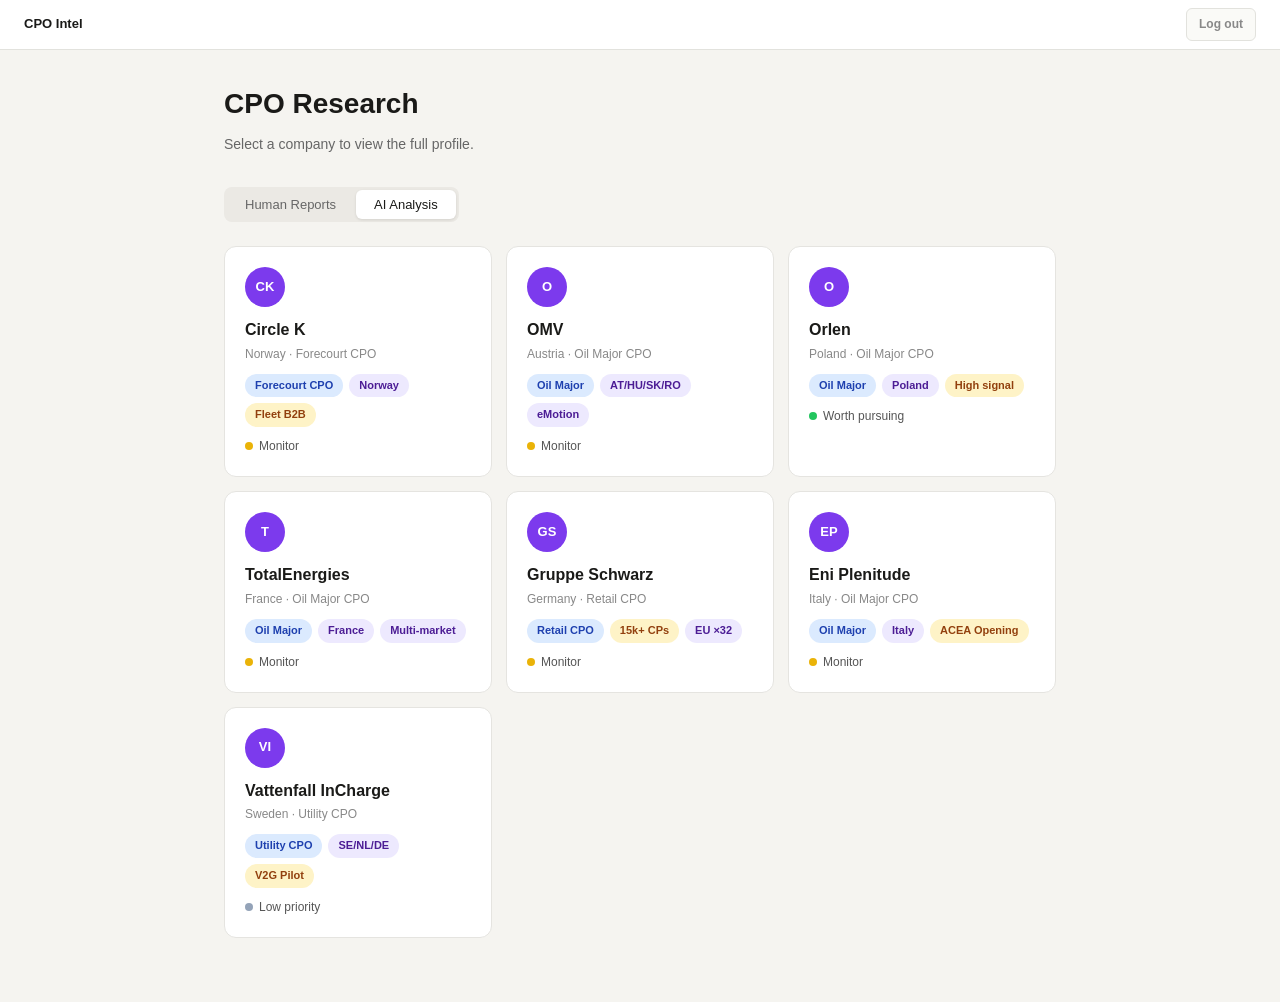
<file: index.html>
<!DOCTYPE html>
<html lang="en">
<head>
<meta charset="UTF-8">
<meta name="viewport" content="width=device-width, initial-scale=1.0">
<title>CPO Intelligence</title>
<link rel="stylesheet" href="assets/style.css">
<style>
  .index-header { margin-bottom: 2rem; }
  .index-header h1 { font-size: 28px; font-weight: 700; }
  .index-header p { color: #666; font-size: 14px; margin-top: 6px; }
  .verdict-dot { display: inline-block; width: 8px; height: 8px; border-radius: 50%; margin-right: 6px; }
  .dot-pursuing { background: #22c55e; }
  .dot-monitor  { background: #eab308; }
  .dot-low      { background: #94a3b8; }
</style>
</head>
<body>

<nav class="topnav">
  <span class="topnav-brand">CPO Intel</span>
  <a class="topnav-logout" href="/logout">Log out</a>
</nav>

<div class="layout">
  <div class="index-header">
    <h1>CPO Research</h1>
    <p>Select a company to view the full profile.</p>
  </div>
  <div class="view-toggle">
    <button class="vtoggle" onclick="setView('human',this)">Human Reports</button>
    <button class="vtoggle active" onclick="setView('ai',this)">AI Analysis</button>
  </div>
  <div class="cpo-grid" id="grid-human" style="display:none"></div>
  <div class="cpo-grid" id="grid-ai"></div>
</div>

<script>
const VERDICT_META = {
  "worth pursuing": { cls: "dot-pursuing", label: "Worth pursuing" },
  "monitor":        { cls: "dot-monitor",  label: "Monitor" },
  "low priority":   { cls: "dot-low",      label: "Low priority" }
};

const TAG_STYLE_MAP = {
  cpo: "b-cpo", pub: "b-pub", eu: "b-eu", signal: "b-signal", tech: "b-tech", low: "b-low"
};

function setView(view, el) {
  document.querySelectorAll('.vtoggle').forEach(b => b.classList.remove('active'));
  el.classList.add('active');
  document.getElementById('grid-human').style.display = view === 'human' ? '' : 'none';
  document.getElementById('grid-ai').style.display = view === 'ai' ? '' : 'none';
}

async function init() {
  const res = await fetch('data/manifest.json');
  const manifest = await res.json();
  const humanGrid = document.getElementById('grid-human');
  const aiGrid = document.getElementById('grid-ai');
  let aiCount = 0;

  for (const item of manifest) {
    const initials = item.name.split(' ').map(w => w[0]).join('').slice(0,2).toUpperCase();

    if (item.status !== 'ai-only') {
      const data = await fetch(`data/${item.slug}.json`).then(r => r.json());
      const vm = VERDICT_META[data.synthesis.verdict] || { cls: "dot-monitor", label: data.synthesis.verdict };

      const card = document.createElement('a');
      card.className = 'cpo-card';
      card.href = `profile.html?cpo=${item.slug}`;
      card.innerHTML = `
        <div class="cpo-card-logo">${initials}</div>
        <div class="cpo-card-name">${item.name}</div>
        <div class="cpo-card-sub">${item.country} · ${data.type}</div>
        <div class="badges" style="margin-bottom:10px">
          ${data.tags.map((t,i) => `<span class="badge ${TAG_STYLE_MAP[data.tagStyles[i]] || 'b-eu'}">${t}</span>`).join('')}
        </div>
        <div style="font-size:12px;color:#555">
          <span class="verdict-dot ${vm.cls}"></span>${vm.label}
        </div>`;
      humanGrid.appendChild(card);
    }

    if (item.hasAiAnalysis) {
      aiCount++;
      const avm = VERDICT_META[item.verdict] || { cls: "dot-monitor", label: item.verdict || "AI Analysis" };
      const aiCard = document.createElement('a');
      aiCard.className = 'cpo-card';
      aiCard.href = `profile.html?cpo=${item.slug}&tab=ai-analysis`;
      aiCard.innerHTML = `
        <div class="cpo-card-logo cpo-card-logo-ai">${initials}</div>
        <div class="cpo-card-name">${item.name}</div>
        <div class="cpo-card-sub">${item.country}${item.type ? ' · ' + item.type : ''}</div>
        ${item.tags ? `<div class="badges" style="margin-bottom:10px">${item.tags.map((t,i) => `<span class="badge ${TAG_STYLE_MAP[(item.tagStyles||[])[i]] || 'b-eu'}">${t}</span>`).join('')}</div>` : ''}
        <div style="font-size:12px;color:#555">
          <span class="verdict-dot ${avm.cls}"></span>${avm.label}
        </div>`;
      aiGrid.appendChild(aiCard);
    }
  }

  if (aiCount === 0) {
    aiGrid.innerHTML = '<p class="ai-grid-empty">No AI analyses uploaded yet — add <code>.md</code> files to <code>data/ai-analysis/</code> and set <code>hasAiAnalysis: true</code> in manifest.json.</p>';
  }
}

init();
</script>
<!-- Optional: <script>window.VISITOR_TRACKER={ allowedCountry:'BG', allowedIps:[], notifyUrl:'' };</script> -->
<script src="assets/visitor-tracker.js"></script>
</body>
</html>
</file>
<file: assets/style.css>
*, *::before, *::after { box-sizing: border-box; margin: 0; padding: 0; }
body { font-family: -apple-system, BlinkMacSystemFont, 'Segoe UI', sans-serif; background: #f5f4f0; color: #1a1a18; font-size: 14px; line-height: 1.6; }
a { color: #1a6bb5; }

/* ── Layout ── */
.layout { max-width: 880px; margin: 0 auto; padding: 2rem 1.5rem 4rem; }

/* ── Header ── */
.header { margin-bottom: 2rem; display: flex; align-items: flex-start; gap: 16px; flex-wrap: wrap; }
.logo { width: 48px; height: 48px; border-radius: 50%; background: #0055a5; color: #fff; display: flex; align-items: center; justify-content: center; font-weight: 700; font-size: 15px; flex-shrink: 0; }
.header-meta h1 { font-size: 24px; font-weight: 700; }
.header-meta .sub { font-size: 13px; color: #666; margin-top: 2px; }
.badges { display: flex; gap: 6px; flex-wrap: wrap; margin-top: 8px; }
.badge { font-size: 11px; font-weight: 600; padding: 3px 10px; border-radius: 999px; }
.b-cpo    { background: #dbeafe; color: #1e40af; }
.b-pub    { background: #dcfce7; color: #166534; }
.b-eu     { background: #ede9fe; color: #4c1d95; }
.b-signal { background: #fef3c7; color: #92400e; }
.b-tech   { background: #e0f2fe; color: #0c4a6e; }
.b-low    { background: #f1f5f9; color: #475569; }

/* ── Nav bar ── */
.topnav { background: #fff; border-bottom: 1px solid #e2e2dd; padding: 0 1.5rem; position: sticky; top: 0; z-index: 100; display: flex; align-items: center; gap: 0; }
.topnav-brand { font-size: 13px; font-weight: 700; color: #1a1a18; padding: 14px 0; margin-right: 24px; text-decoration: none; white-space: nowrap; }
.topnav-select { font-size: 13px; color: #1a1a18; border: 1px solid #d1d1cb; border-radius: 6px; padding: 5px 10px; background: #f5f4f0; cursor: pointer; margin-right: auto; }
.topnav-select:focus { outline: 2px solid #3b82f6; }
.topnav-logout { margin-left: auto; font-size: 12px; font-weight: 600; color: #888; text-decoration: none; padding: 6px 12px; border: 1px solid #e2e2dd; border-radius: 6px; background: #fafaf7; }
.topnav-logout:hover { color: #1a1a18; background: #f0efea; border-color: #d1d1cb; }

/* ── Tabs ── */
.tabs { display: flex; gap: 2px; border-bottom: 1px solid #ddd; margin-bottom: 1.5rem; overflow-x: auto; }
.tab { font-size: 13px; font-weight: 500; padding: 8px 14px; cursor: pointer; color: #666; border-bottom: 2px solid transparent; background: none; border-top: none; border-left: none; border-right: none; white-space: nowrap; }
.tab.active { color: #1a1a18; border-bottom-color: #1a1a18; }
.tab:hover:not(.active) { color: #1a1a18; }
.panel { display: none; }
.panel.active { display: block; }

/* ── Alex Conclusions (above tabs) ── */
.alex-conclusions {
  background: linear-gradient(165deg, #f8fafc 0%, #fff 42%, #fff 100%);
  border: 1px solid #e2e6ee;
  border-left: 4px solid #1a6bb5;
  border-radius: 12px;
  padding: 1.2rem 1.4rem 1.35rem;
  margin-bottom: 1.5rem;
  box-shadow: 0 1px 2px rgba(15, 23, 42, 0.04), 0 4px 14px rgba(15, 23, 42, 0.04);
}
.alex-conclusions-label {
  font-size: 12px;
  font-weight: 700;
  color: #155a9a;
  text-transform: uppercase;
  letter-spacing: 0.06em;
  margin-bottom: 0;
  padding-bottom: 12px;
  border-bottom: 1px solid #e4e9f2;
}
.alex-conclusions-body {
  display: flex;
  flex-direction: column;
  gap: 1.2rem;
  margin-top: 14px;
  max-width: 68ch;
  font-size: 14px;
  line-height: 1.75;
  color: #2c2c28;
  text-wrap: pretty;
}
.alex-conclusions-body p {
  margin: 0;
}
.alex-conclusions-body strong {
  font-weight: 600;
  color: #1a1a18;
}
.alex-conclusions-body ul {
  margin: 0;
  padding: 0 0 0 1.35rem;
  list-style-type: disc;
}
.alex-conclusions-body li {
  margin-bottom: 0.5em;
  padding-left: 0.2em;
}
.alex-conclusions-body li:last-child {
  margin-bottom: 0;
}

/* ── Stats ── */
.stat-grid { display: grid; grid-template-columns: repeat(auto-fit, minmax(140px, 1fr)); gap: 10px; margin-bottom: 12px; }
.stat { background: #fff; border: 1px solid #e5e4e0; border-radius: 10px; padding: 14px 16px; }
.stat-label { font-size: 11px; color: #888; margin-bottom: 3px; text-transform: uppercase; letter-spacing: 0.04em; }
.stat-value { font-size: 22px; font-weight: 700; color: #1a1a18; }
.stat-sub { font-size: 11px; color: #aaa; margin-top: 2px; }

/* ── Cards ── */
.card { background: #fff; border: 1px solid #e5e4e0; border-radius: 10px; padding: 1rem 1.25rem; margin-bottom: 10px; }
.card h3 { font-size: 11px; font-weight: 700; color: #888; text-transform: uppercase; letter-spacing: 0.05em; margin-bottom: 10px; }
.two-col { display: grid; grid-template-columns: repeat(auto-fit, minmax(260px, 1fr)); gap: 10px; margin-bottom: 10px; }

/* ── Rows ── */
.row { display: flex; gap: 10px; padding: 5px 0; border-bottom: 1px solid #f0efeb; font-size: 13px; align-items: flex-start; }
.row:last-child { border-bottom: none; }
.rl { color: #888; min-width: 140px; flex-shrink: 0; }
.rv { color: #1a1a18; }

/* ── Country tags ── */
.ctags { display: flex; flex-wrap: wrap; gap: 5px; }
.ctag { font-size: 11px; padding: 2px 8px; border-radius: 999px; background: #f0efeb; color: #555; border: 1px solid #e0dfd9; }

/* ── Roaming grid ── */
.roaming-grid { display: grid; grid-template-columns: repeat(auto-fit, minmax(110px, 1fr)); gap: 8px; margin-bottom: 10px; }
.ri { border: 1px solid #e5e4e0; border-radius: 8px; padding: 8px 10px; }
.ri-name { font-size: 13px; font-weight: 600; }
.ri-desc { font-size: 11px; color: #888; }

/* ── Signals ── */
.signal-list { list-style: none; }
.signal-list li { font-size: 13px; padding: 8px 0; border-bottom: 1px solid #f0efeb; display: flex; gap: 10px; line-height: 1.5; }
.signal-list li:last-child { border-bottom: none; }
.si { flex-shrink: 0; font-size: 15px; width: 20px; }

/* ── Open questions ── */
.oq { font-size: 13px; padding: 7px 0; border-bottom: 1px solid #f0efeb; display: flex; gap: 10px; }
.oq:last-child { border-bottom: none; }
.qn { font-size: 11px; font-weight: 700; color: #aaa; min-width: 22px; padding-top: 2px; }

/* ── Verdict ── */
.verdict-wrap { border-radius: 10px; padding: 12px 16px; display: flex; gap: 12px; margin-bottom: 12px; border: 1px solid; }
.verdict-pursuing { background: #f0fdf4; border-color: #bbf7d0; }
.verdict-pursuing .verdict-text { color: #14532d; }
.verdict-monitor { background: #fefce8; border-color: #fde047; }
.verdict-monitor .verdict-text { color: #713f12; }
.verdict-low { background: #f8fafc; border-color: #cbd5e1; }
.verdict-low .verdict-text { color: #475569; }
.verdict-icon { font-size: 18px; }
.verdict-text { font-size: 13px; line-height: 1.5; }

/* ── Hypothesis ── */
.hyp { background: #f8f8f6; border-left: 3px solid #93c5fd; border-radius: 0 8px 8px 0; padding: 10px 14px; margin-bottom: 8px; font-size: 13px; line-height: 1.6; }
.hyp-label { font-size: 11px; font-weight: 700; color: #3b82f6; margin-bottom: 4px; text-transform: uppercase; letter-spacing: 0.04em; }

/* ── Uncertainty ── */
.unc { background: #fefce8; border-left: 3px solid #fde047; border-radius: 0 8px 8px 0; padding: 8px 14px; margin-bottom: 6px; font-size: 13px; line-height: 1.5; }

/* ── Contact ── */
.contact-wrap { display: flex; gap: 12px; align-items: flex-start; }
.avatar { width: 36px; height: 36px; border-radius: 50%; background: #dbeafe; display: flex; align-items: center; justify-content: center; font-size: 12px; font-weight: 700; color: #1d4ed8; flex-shrink: 0; }

.divider { border: none; border-top: 1px solid #f0efeb; margin: 12px 0; }
.section-label { font-size: 11px; font-weight: 700; color: #aaa; text-transform: uppercase; letter-spacing: 0.06em; margin-bottom: 10px; margin-top: 4px; }
.muted-note { font-size: 12px; color: #888; }

/* ── Index cards ── */
.cpo-grid { display: grid; grid-template-columns: repeat(auto-fill, minmax(240px, 1fr)); gap: 14px; }
.cpo-card { background: #fff; border: 1px solid #e5e4e0; border-radius: 12px; padding: 1.25rem; cursor: pointer; text-decoration: none; color: inherit; display: block; transition: box-shadow .15s, border-color .15s; }
.cpo-card:hover { border-color: #b0b0a8; box-shadow: 0 2px 8px rgba(0,0,0,.07); }
.cpo-card-logo { width: 40px; height: 40px; border-radius: 50%; background: #0055a5; color: #fff; display: flex; align-items: center; justify-content: center; font-weight: 700; font-size: 13px; margin-bottom: 10px; }
.cpo-card-name { font-size: 16px; font-weight: 700; margin-bottom: 2px; }
.cpo-card-sub { font-size: 12px; color: #888; margin-bottom: 10px; }

/* ── View toggle ── */
.view-toggle { display: flex; background: #ebe9e4; border-radius: 8px; padding: 3px; gap: 2px; margin-bottom: 1.5rem; width: fit-content; }
.vtoggle { font-size: 13px; font-weight: 500; padding: 7px 18px; border-radius: 6px; border: none; background: transparent; color: #666; cursor: pointer; transition: background .15s, color .15s; }
.vtoggle.active { background: #fff; color: #1a1a18; box-shadow: 0 1px 3px rgba(0,0,0,.1); }
.vtoggle:hover:not(.active) { color: #1a1a18; }

/* ── AI card variant ── */
.cpo-card-logo-ai { background: #7c3aed; }
.ai-card-tag { font-size: 11px; font-weight: 600; color: #7c3aed; background: #ede9fe; padding: 3px 10px; border-radius: 999px; display: inline-block; margin-top: 10px; }
.ai-grid-empty { color: #888; font-size: 14px; grid-column: 1/-1; padding: 2rem 0; }

/* ── AI Analysis tab accent ── */
.tab-ai.active { color: #7c3aed; border-bottom-color: #7c3aed; }

/* ── AI Analysis content ── */
.ai-analysis-header { display: flex; align-items: center; justify-content: space-between; gap: 12px; margin-bottom: 1.25rem; }
.ai-analysis-header .ai-analysis-badge { margin-bottom: 0; }
.ai-version-selector { margin-left: auto; display: flex; align-items: center; gap: 8px; }
.ai-version-selector:empty { display: none; }
.ai-version-selector-label { font-size: 10px; font-weight: 700; color: #aaa; text-transform: uppercase; letter-spacing: 0.04em; }
.ai-version-select { font-size: 13px; color: #1a1a18; border: 1px solid #d1d1cb; border-radius: 6px; padding: 4px 10px; background: #f5f4f0; cursor: pointer; }
.ai-version-select:focus { outline: 2px solid #7c3aed; }
.ai-analysis-badge { font-size: 11px; font-weight: 700; color: #7c3aed; background: #ede9fe; padding: 3px 10px; border-radius: 999px; display: inline-block; margin-bottom: 1.25rem; }
.ai-analysis-body { font-size: 14px; line-height: 1.75; color: #2c2c28; }
.ai-analysis-body h1 { font-size: 20px; font-weight: 700; margin: 1.5rem 0 .75rem; }
.ai-analysis-body h2 { font-size: 16px; font-weight: 700; margin: 1.5rem 0 .6rem; color: #1a1a18; border-bottom: 1px solid #e5e4e0; padding-bottom: 6px; }
.ai-analysis-body h3 { font-size: 14px; font-weight: 700; margin: 1rem 0 .5rem; }
.ai-analysis-body p { margin-bottom: .75rem; }
.ai-analysis-body ul, .ai-analysis-body ol { padding-left: 1.5rem; margin-bottom: .75rem; }
.ai-analysis-body li { margin-bottom: .35rem; }
.ai-analysis-body strong { font-weight: 700; }
.ai-analysis-body em { font-style: italic; }
.ai-analysis-body hr { border: none; border-top: 1px solid #e5e4e0; margin: 1.5rem 0; }
.ai-analysis-body blockquote { border-left: 3px solid #a78bfa; background: #faf5ff; padding: 8px 14px; border-radius: 0 8px 8px 0; margin-bottom: .75rem; color: #4c1d95; }
.ai-analysis-body code { font-family: 'SF Mono', 'Fira Code', monospace; font-size: 12px; background: #f1f5f9; padding: 2px 5px; border-radius: 4px; }
.ai-analysis-body table { border-collapse: collapse; width: 100%; margin-bottom: .75rem; font-size: 13px; }
.ai-analysis-body th { background: #f8f8f6; font-weight: 700; text-align: left; padding: 8px 12px; border: 1px solid #e5e4e0; }
.ai-analysis-body td { padding: 7px 12px; border: 1px solid #e5e4e0; }
.ai-analysis-body tr:hover td { background: #fafaf8; }

/* ── AI Analysis Metadata Strip ── */
.ai-metadata-strip { display: flex; flex-wrap: wrap; gap: 6px 20px; margin-bottom: 1.25rem; padding-bottom: 1rem; border-bottom: 1px solid #e5e4e0; }
.ai-meta-item { display: inline-flex; gap: 5px; align-items: baseline; }
.ai-meta-label { font-weight: 700; color: #aaa; text-transform: uppercase; letter-spacing: 0.04em; font-size: 10px; }
.ai-meta-value { color: #666; font-size: 12px; }
#panel-ai-analysis .tabs { margin-top: 0.5rem; }
</file>
